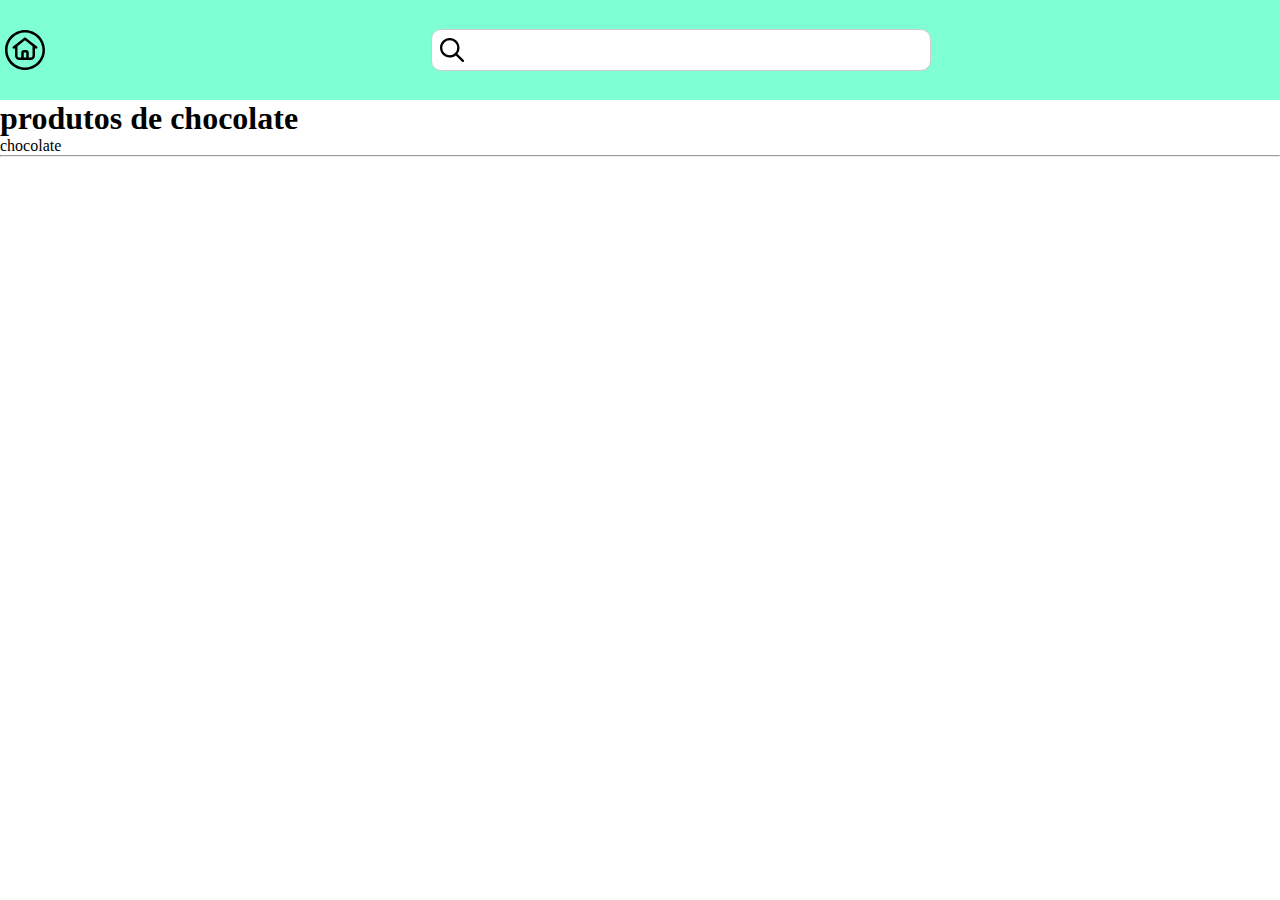
<file: index.html>
<!DOCTYPE html>
<html lang="pt-br">

<head>
    <meta charset="UTF-8">
    <meta name="viewport" content="width=device-width, initial-scale=1.0">
    <title>Jacquin-bolos</title>

    <link rel="preconnect" href="https://fonts.googleapis.com">
<link rel="preconnect" href="https://fonts.gstatic.com" crossorigin>
<link href="https://fonts.googleapis.com/css2?family=Bellota:ital,wght@0,300;0,400;0,700;1,300;1,400;1,700&family=Julius+Sans+One&display=swap" rel="stylesheet">
   
<link rel="stylesheet" href="style.css">

</head>

<body>
    <header>
        <div class="conteiner_cabecalho">
            <svg class="icone_home" xmlns="http://www.w3.org/2000/svg"
                viewBox="0 0 640 640"><!--! Font Awesome Pro 7.0.1 by @fontawesome - https://fontawesome.com License - https://fontawesome.com/license (Commercial License) Copyright 2025 Fonticons, Inc. -->
                <path fill="currentColor"
                    d="M320 96C443.7 96 544 196.3 544 320C544 443.7 443.7 544 320 544C196.3 544 96 443.7 96 320C96 196.3 196.3 96 320 96zM320 576C461.4 576 576 461.4 576 320C576 178.6 461.4 64 320 64C178.6 64 64 178.6 64 320C64 461.4 178.6 576 320 576zM304 416L304 352L336 352L336 416L304 416zM272 416L248 416C234.7 416 224 405.3 224 392L224 270.9L320 196.2L416 270.9L416 392C416 405.3 405.3 416 392 416L368 416L368 352C368 334.3 353.7 320 336 320L304 320C286.3 320 272 334.3 272 352L272 416zM192 295.8L192 392C192 422.9 217.1 448 248 448L392 448C422.9 448 448 422.9 448 392L448 295.8L454.2 300.6C461.2 306 471.2 304.8 476.7 297.8C482.2 290.8 480.9 280.8 473.9 275.3L329.9 163.3C324.1 158.8 316 158.8 310.3 163.3L166.3 275.3C159.3 280.7 158.1 290.8 163.5 297.8C168.9 304.8 179 306 186 300.6L192.2 295.8z" />
            </svg>
            <div class="box_busca">
                <svg class="icone_lupa" xmlns="http://www.w3.org/2000/svg"
                    viewBox="0 0 512 512"><!--! Font Awesome Pro 7.0.1 by @fontawesome - https://fontawesome.com License - https://fontawesome.com/license (Commercial License) Copyright 2025 Fonticons, Inc. -->
                    <path fill="currentColor"
                        d="M368 208a160 160 0 1 0 -320 0 160 160 0 1 0 320 0zM337.1 371.1C301.7 399.2 256.8 416 208 416 93.1 416 0 322.9 0 208S93.1 0 208 0 416 93.1 416 208c0 48.8-16.8 93.7-44.9 129.1L505 471c9.4 9.4 9.4 24.6 0 33.9s-24.6 9.4-33.9 0L337.1 371.1z" />
                </svg>
                <input class="campo_busca" type="text" name="" id="">
            </div>
            <svg class="logo" viewBox="0 0 143 67" fill="none" xmlns="http://www.w3.org/2000/svg">
                <g filter="url(#filter0_d_5_328)">
                    <path
                        d="M30.7556 0.313999C31.8996 0.225999 33.0656 0.181999 34.2536 0.181999C35.4562 0.181999 36.4902 0.475333 37.3556 1.062C38.2356 1.64867 38.6756 2.49933 38.6756 3.614C38.6756 4.45 38.4409 5.22733 37.9716 5.946C37.5169 6.66467 36.9669 7.20733 36.3216 7.574C37.3629 7.89667 38.2356 8.454 38.9396 9.246C39.6436 10.038 39.9956 10.9253 39.9956 11.908C39.9956 13.2867 39.5556 14.3353 38.6756 15.054C37.8102 15.7727 36.6149 16.132 35.0896 16.132C33.5789 16.132 32.1342 16.0733 30.7556 15.956V0.313999ZM35.2216 15.186C36.2922 15.186 37.1722 14.8927 37.8616 14.306C38.5509 13.7047 38.8956 12.942 38.8956 12.018C38.8956 11.094 38.5582 10.2947 37.8836 9.62C37.2236 8.94533 36.3142 8.48333 35.1556 8.234C34.6129 8.11667 33.9822 8.058 33.2636 8.058C32.5596 8.058 32.0756 8.058 31.8116 8.058V15.076C32.4569 15.1493 33.5936 15.186 35.2216 15.186ZM37.6196 3.592C37.6196 2.78533 37.2822 2.162 36.6076 1.722C35.9476 1.282 35.1996 1.062 34.3636 1.062C33.5422 1.062 32.6916 1.09133 31.8116 1.15V7.156C32.0022 7.156 32.3616 7.156 32.8896 7.156C33.4176 7.156 34.1949 7.2 35.2216 7.288C35.8816 6.936 36.4462 6.43 36.9156 5.77C37.3849 5.11 37.6196 4.384 37.6196 3.592ZM50.6415 16.22C48.6028 16.22 46.8942 15.5087 45.5155 14.086C44.1368 12.6633 43.4475 10.9253 43.4475 8.872C43.4475 6.804 44.1368 5.05867 45.5155 3.636C46.8942 2.21333 48.6028 1.502 50.6415 1.502C52.6802 1.502 54.3888 2.21333 55.7675 3.636C57.1462 5.05867 57.8355 6.804 57.8355 8.872C57.8355 10.9253 57.1462 12.6633 55.7675 14.086C54.3888 15.5087 52.6802 16.22 50.6415 16.22ZM50.6415 2.404C48.8815 2.404 47.4148 3.02733 46.2415 4.274C45.0828 5.52067 44.5035 7.05333 44.5035 8.872C44.5035 10.676 45.0828 12.2013 46.2415 13.448C47.4148 14.68 48.8815 15.296 50.6415 15.296C52.4162 15.296 53.8828 14.68 55.0415 13.448C56.2002 12.2013 56.7795 10.676 56.7795 8.872C56.7795 7.05333 56.2002 5.52067 55.0415 4.274C53.8828 3.02733 52.4162 2.404 50.6415 2.404ZM62.2455 16V1.722H63.2575V15.076H69.8135V16H62.2455ZM78.2489 16.22C76.2103 16.22 74.5016 15.5087 73.1229 14.086C71.7443 12.6633 71.0549 10.9253 71.0549 8.872C71.0549 6.804 71.7443 5.05867 73.1229 3.636C74.5016 2.21333 76.2103 1.502 78.2489 1.502C80.2876 1.502 81.9963 2.21333 83.3749 3.636C84.7536 5.05867 85.4429 6.804 85.4429 8.872C85.4429 10.9253 84.7536 12.6633 83.3749 14.086C81.9963 15.5087 80.2876 16.22 78.2489 16.22ZM78.2489 2.404C76.4889 2.404 75.0223 3.02733 73.8489 4.274C72.6903 5.52067 72.1109 7.05333 72.1109 8.872C72.1109 10.676 72.6903 12.2013 73.8489 13.448C75.0223 14.68 76.4889 15.296 78.2489 15.296C80.0236 15.296 81.4903 14.68 82.6489 13.448C83.8076 12.2013 84.3869 10.676 84.3869 8.872C84.3869 7.05333 83.8076 5.52067 82.6489 4.274C81.4903 3.02733 80.0236 2.404 78.2489 2.404ZM92.7349 2.338C91.9429 2.338 91.2976 2.52867 90.7989 2.91C90.3002 3.29133 90.0509 3.82667 90.0509 4.516C90.0509 5.308 90.3809 6.01933 91.0409 6.65C91.5102 7.10467 92.1116 7.58867 92.8449 8.102C93.5929 8.60067 94.1062 8.96 94.3849 9.18C94.6636 9.4 95.0009 9.70067 95.3969 10.082C96.1156 10.8007 96.4749 11.6293 96.4749 12.568C96.4749 13.7853 96.0642 14.7093 95.2429 15.34C94.4362 15.956 93.2996 16.264 91.8329 16.264C90.3809 16.264 89.1636 15.8827 88.1809 15.12L88.7089 14.35C89.7062 15.0247 90.7622 15.362 91.8769 15.362C92.9916 15.362 93.8569 15.1273 94.4729 14.658C95.1036 14.1887 95.4189 13.5287 95.4189 12.678C95.4189 11.9447 95.1036 11.27 94.4729 10.654C94.0329 10.214 93.4389 9.73733 92.6909 9.224C91.9576 8.71067 91.4442 8.344 91.1509 8.124C90.8576 7.88933 90.5129 7.58133 90.1169 7.2C89.3689 6.452 88.9949 5.58667 88.9949 4.604C88.9949 3.62133 89.3396 2.85133 90.0289 2.294C90.7329 1.73667 91.7009 1.458 92.9329 1.458C94.1649 1.458 95.2722 1.7 96.2549 2.184L95.8809 2.998C94.9716 2.558 93.9229 2.338 92.7349 2.338ZM113.034 15.252C114.912 15.252 116.415 14.746 117.544 13.734C118.688 12.722 119.26 11.1967 119.26 9.158C119.26 7.11933 118.615 5.49867 117.324 4.296C116.048 3.09333 114.472 2.492 112.594 2.492C111.26 2.492 110.233 2.52133 109.514 2.58V15.098C110.394 15.2007 111.568 15.252 113.034 15.252ZM112.594 1.59C114.794 1.59 116.628 2.272 118.094 3.636C119.576 4.98533 120.316 6.826 120.316 9.158C120.316 11.49 119.634 13.2427 118.27 14.416C116.921 15.5893 115.176 16.176 113.034 16.176C111.553 16.176 110.028 16.1027 108.458 15.956V1.722C109.632 1.634 111.01 1.59 112.594 1.59ZM131.036 16.22C128.997 16.22 127.289 15.5087 125.91 14.086C124.531 12.6633 123.842 10.9253 123.842 8.872C123.842 6.804 124.531 5.05867 125.91 3.636C127.289 2.21333 128.997 1.502 131.036 1.502C133.075 1.502 134.783 2.21333 136.162 3.636C137.541 5.05867 138.23 6.804 138.23 8.872C138.23 10.9253 137.541 12.6633 136.162 14.086C134.783 15.5087 133.075 16.22 131.036 16.22ZM131.036 2.404C129.276 2.404 127.809 3.02733 126.636 4.274C125.477 5.52067 124.898 7.05333 124.898 8.872C124.898 10.676 125.477 12.2013 126.636 13.448C127.809 14.68 129.276 15.296 131.036 15.296C132.811 15.296 134.277 14.68 135.436 13.448C136.595 12.2013 137.174 10.676 137.174 8.872C137.174 7.05333 136.595 5.52067 135.436 4.274C134.277 3.02733 132.811 2.404 131.036 2.404ZM9.13025 48.44V28.12H10.6663V47.416C10.6663 50.2747 10.0689 52.5573 8.87425 54.264C8.27692 55.1387 7.66892 55.864 7.05025 56.44C6.43158 57.0373 5.67425 57.656 4.77825 58.296L4.10625 57.304C7.45558 54.8507 9.13025 51.896 9.13025 48.44ZM19.739 43.8L16.763 51H15.259L23.963 30.104H24.827L33.595 51H31.963L28.955 43.8H19.739ZM24.315 32.472C23.995 33.432 23.707 34.232 23.451 34.872L20.251 42.552H28.443L25.275 34.904C24.7843 33.7093 24.4643 32.8987 24.315 32.472ZM53.5938 49.976C51.9938 50.872 49.7644 51.32 46.9058 51.32C44.0684 51.32 41.5618 50.296 39.3858 48.248C37.2311 46.2 36.1538 43.6613 36.1538 40.632C36.1538 37.5813 37.0924 35.032 38.9698 32.984C40.8684 30.936 43.3111 29.912 46.2978 29.912C48.7084 29.912 51.0658 30.2853 53.3698 31.032L52.9858 32.248C50.7671 31.5653 48.4738 31.224 46.1058 31.224C43.7378 31.224 41.7431 32.1307 40.1218 33.944C38.5218 35.736 37.7218 37.944 37.7218 40.568C37.7218 43.1707 38.6498 45.3893 40.5058 47.224C42.3831 49.0587 44.5484 49.976 47.0018 49.976C49.4551 49.976 51.4924 49.6347 53.1138 48.952L53.5938 49.976ZM68.024 51.32C65.0587 51.32 62.5733 50.2853 60.568 48.216C58.5627 46.1467 57.56 43.6187 57.56 40.632C57.56 37.624 58.5627 35.0853 60.568 33.016C62.5733 30.9467 65.0587 29.912 68.024 29.912C70.9893 29.912 73.464 30.9467 75.448 33.016C77.4533 35.0853 78.456 37.6133 78.456 40.6C78.456 42.3707 78.0827 44.0133 77.336 45.528C76.5893 47.0427 75.5653 48.2907 74.264 49.272C79.3413 52.28 83.2453 54.0933 85.976 54.712C87.384 55.0533 88.7387 55.224 90.04 55.224C91.3413 55.224 92.7387 55.0747 94.232 54.776C95.7467 54.4773 96.824 54.168 97.464 53.848L97.816 54.68C97.0053 55.064 95.8213 55.4373 94.264 55.8C92.728 56.184 91.2773 56.376 89.912 56.376C88.568 56.376 87.128 56.1947 85.592 55.832C84.056 55.4907 82.456 54.936 80.792 54.168C79.128 53.4 77.8373 52.7707 76.92 52.28C76.024 51.8107 74.7227 51.0747 73.016 50.072C71.48 50.904 69.816 51.32 68.024 51.32ZM67.992 31.224C65.432 31.224 63.3093 32.1307 61.624 33.944C59.9387 35.7573 59.096 37.9867 59.096 40.632C59.096 43.256 59.9387 45.4747 61.624 47.288C63.3093 49.08 65.4427 49.976 68.024 49.976C69.368 49.976 70.584 49.72 71.672 49.208C69.2613 47.5867 67.384 46.776 66.04 46.776C65.272 46.776 64.568 46.9253 63.928 47.224L63.448 46.328C64.1733 45.8587 64.984 45.624 65.88 45.624C66.776 45.624 67.6507 45.784 68.504 46.104C69.3573 46.424 70.072 46.7547 70.648 47.096C71.2453 47.4373 72.0133 47.9173 72.952 48.536C74.1893 47.704 75.16 46.5947 75.864 45.208C76.5893 43.8 76.952 42.264 76.952 40.6C76.952 37.976 76.0987 35.7573 74.392 33.944C72.7067 32.1307 70.5733 31.224 67.992 31.224ZM99.6553 48.856C98.2473 50.4987 96.1033 51.32 93.2233 51.32C90.3433 51.32 88.1993 50.4987 86.7913 48.856C85.3833 47.2133 84.6793 44.9413 84.6793 42.04V30.232H86.1513V42.04C86.1513 47.352 88.5086 50.008 93.2233 50.008C97.9379 50.008 100.295 47.352 100.295 42.04V30.232H101.767V42.04C101.767 44.9413 101.063 47.2133 99.6553 48.856ZM109.246 51V30.232H110.718V51H109.246ZM118.403 51V30.104H119.107L132.739 45.784C133.229 46.3387 133.677 46.8933 134.083 47.448C134.509 47.9813 134.733 48.2587 134.755 48.28C134.712 47.768 134.691 46.7653 134.691 45.272V30.232H136.163V51.128H135.459L121.571 35.192L119.811 33.048C119.853 33.4747 119.875 34.4773 119.875 36.056V51H118.403Z"
                        fill="black" />
                </g>
                <defs>
                    <filter id="filter0_d_5_328" x="0.106201" y="0.181999" width="142.124" height="66.114"
                        filterUnits="userSpaceOnUse" color-interpolation-filters="sRGB">
                        <feFlood flood-opacity="0" result="BackgroundImageFix" />
                        <feColorMatrix in="SourceAlpha" type="matrix" values="0 0 0 0 0 0 0 0 0 0 0 0 0 0 0 0 0 0 127 0"
                            result="hardAlpha" />
                        <feOffset dy="4" />
                        <feGaussianBlur stdDeviation="2" />
                        <feComposite in2="hardAlpha" operator="out" />
                        <feColorMatrix type="matrix" values="0 0 0 0 0 0 0 0 0 0 0 0 0 0 0 0 0 0 0.25 0" />
                        <feBlend mode="normal" in2="BackgroundImageFix" result="effect1_dropShadow_5_328" />
                        <feBlend mode="normal" in="SourceGraphic" in2="effect1_dropShadow_5_328" result="shape" />
                    </filter>
                </defs>
            </svg>

        </div>
    </header>
    <main>
       <section class="banner"></section>
       <section class="container">
        <h1 class="acessivel">produtos de chocolate</h1>
        <div class="titulo">
    <span>chocolate</span>
    <hr>
        </div>
       </section>
    </main>

</body>

</html>
</file>
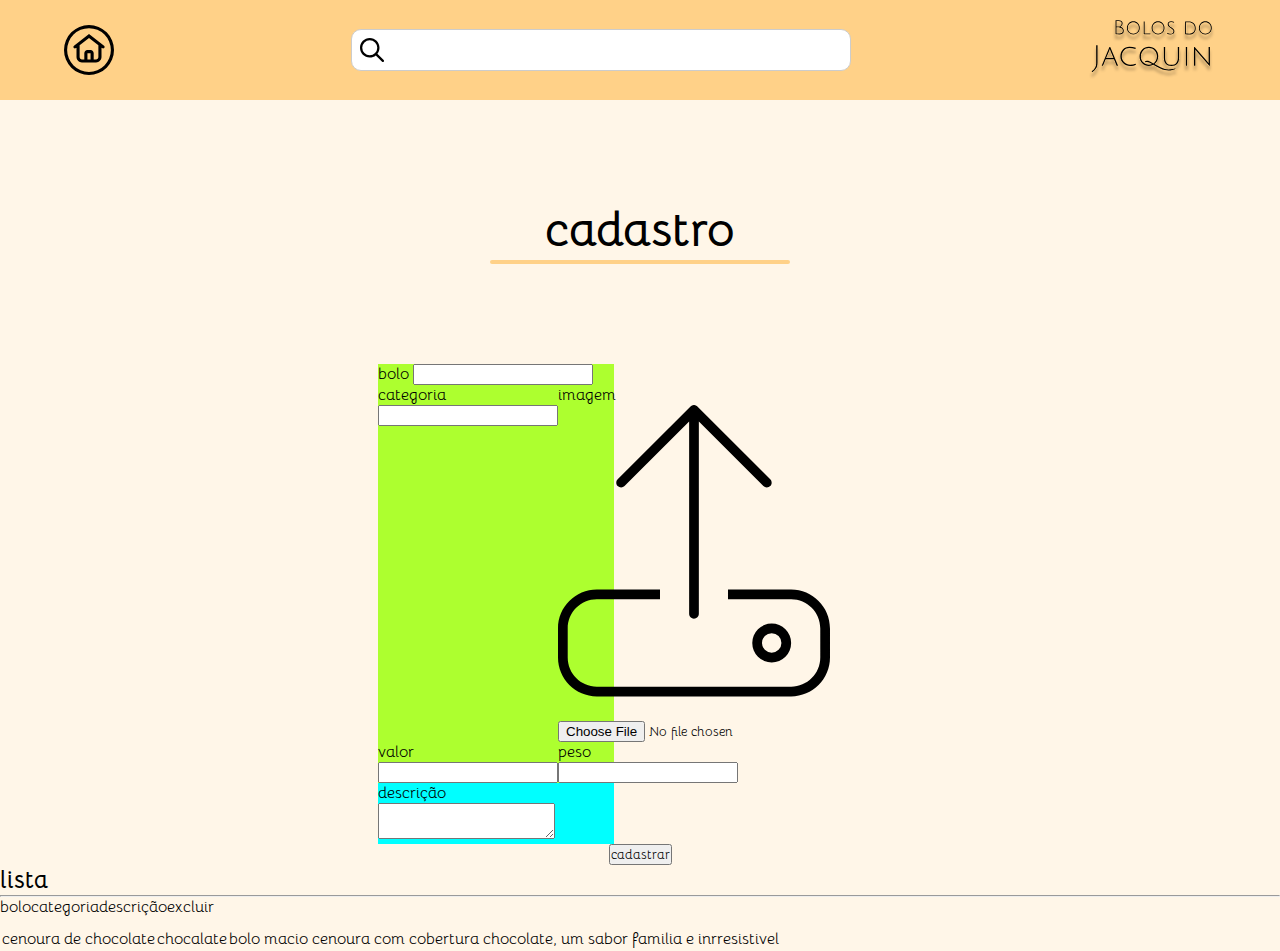
<file: cadastro/index.html>
<!DOCTYPE html>
<html lang="pt-br">

<head>
    <meta charset="UTF-8">
    <meta name="viewport" content="width=device-width, initial-scale=1.0">
    <title>B] - cadastro</title>

    <link rel="stylesheet" href="style.css">
    <link rel="preconnect" href="https://fonts.googleapis.com">
    <link rel="preconnect" href="https://fonts.gstatic.com" crossorigin>
    <link
        href="https://fonts.googleapis.com/css2?family=Bellota:ital,wght@0,300;0,400;0,700;1,300;1,400;1,700&family=Julius+Sans+One&display=swap"
        rel="stylesheet">
</head>

<body>
    <header>
        <div class="container_cabecalho">
            <svg class="icone_home" xmlns="http://www.w3.org/2000/svg"
                viewBox="0 0 512 512"><!--! Font Awesome Pro 7.0.1 by @fontawesome - https://fontawesome.com License - https://fontawesome.com/license (Commercial License) Copyright 2025 Fonticons, Inc. -->
                <path fill="currentColor"
                    d="M256 32a224 224 0 1 1 0 448 224 224 0 1 1 0-448zm0 480a256 256 0 1 0 0-512 256 256 0 1 0 0 512zM240 352l0-64 32 0 0 64-32 0zm-32 0l-24 0c-13.3 0-24-10.7-24-24l0-121.1 96-74.7 96 74.7 0 121.1c0 13.3-10.7 24-24 24l-24 0 0-64c0-17.7-14.3-32-32-32l-32 0c-17.7 0-32 14.3-32 32l0 64zM128 231.8l0 96.2c0 30.9 25.1 56 56 56l144 0c30.9 0 56-25.1 56-56l0-96.2 6.2 4.8c7 5.4 17 4.2 22.5-2.8s4.2-17-2.8-22.5l-144-112c-5.8-4.5-13.9-4.5-19.6 0l-144 112c-7 5.4-8.2 15.5-2.8 22.5s15.5 8.2 22.5 2.8l6.2-4.8z" />
            </svg>
            <div class="box_busca">
                <svg class="icone_lupa" xmlns="http://www.w3.org/2000/svg"
                    viewBox="0 0 512 512"><!--! Font Awesome Pro 7.0.1 by @fontawesome - https://fontawesome.com License - https://fontawesome.com/license (Commercial License) Copyright 2025 Fonticons, Inc. -->
                    <path fill="currentColor"
                        d="M368 208a160 160 0 1 0 -320 0 160 160 0 1 0 320 0zM337.1 371.1C301.7 399.2 256.8 416 208 416 93.1 416 0 322.9 0 208S93.1 0 208 0 416 93.1 416 208c0 48.8-16.8 93.7-44.9 129.1L505 471c9.4 9.4 9.4 24.6 0 33.9s-24.6 9.4-33.9 0L337.1 371.1z" />
                </svg>
                <input class="campo_busca" type="text" name="" id="">
            </div>
            <svg class="logo" viewBox="0 0 143 67" fill="none" xmlns="http://www.w3.org/2000/svg">
                <g filter="url(#filter0_d_5_328)">
                    <path
                        d="M30.7556 0.313999C31.8996 0.225999 33.0656 0.181999 34.2536 0.181999C35.4562 0.181999 36.4902 0.475333 37.3556 1.062C38.2356 1.64867 38.6756 2.49933 38.6756 3.614C38.6756 4.45 38.4409 5.22733 37.9716 5.946C37.5169 6.66467 36.9669 7.20733 36.3216 7.574C37.3629 7.89667 38.2356 8.454 38.9396 9.246C39.6436 10.038 39.9956 10.9253 39.9956 11.908C39.9956 13.2867 39.5556 14.3353 38.6756 15.054C37.8102 15.7727 36.6149 16.132 35.0896 16.132C33.5789 16.132 32.1342 16.0733 30.7556 15.956V0.313999ZM35.2216 15.186C36.2922 15.186 37.1722 14.8927 37.8616 14.306C38.5509 13.7047 38.8956 12.942 38.8956 12.018C38.8956 11.094 38.5582 10.2947 37.8836 9.62C37.2236 8.94533 36.3142 8.48333 35.1556 8.234C34.6129 8.11667 33.9822 8.058 33.2636 8.058C32.5596 8.058 32.0756 8.058 31.8116 8.058V15.076C32.4569 15.1493 33.5936 15.186 35.2216 15.186ZM37.6196 3.592C37.6196 2.78533 37.2822 2.162 36.6076 1.722C35.9476 1.282 35.1996 1.062 34.3636 1.062C33.5422 1.062 32.6916 1.09133 31.8116 1.15V7.156C32.0022 7.156 32.3616 7.156 32.8896 7.156C33.4176 7.156 34.1949 7.2 35.2216 7.288C35.8816 6.936 36.4462 6.43 36.9156 5.77C37.3849 5.11 37.6196 4.384 37.6196 3.592ZM50.6415 16.22C48.6028 16.22 46.8942 15.5087 45.5155 14.086C44.1368 12.6633 43.4475 10.9253 43.4475 8.872C43.4475 6.804 44.1368 5.05867 45.5155 3.636C46.8942 2.21333 48.6028 1.502 50.6415 1.502C52.6802 1.502 54.3888 2.21333 55.7675 3.636C57.1462 5.05867 57.8355 6.804 57.8355 8.872C57.8355 10.9253 57.1462 12.6633 55.7675 14.086C54.3888 15.5087 52.6802 16.22 50.6415 16.22ZM50.6415 2.404C48.8815 2.404 47.4148 3.02733 46.2415 4.274C45.0828 5.52067 44.5035 7.05333 44.5035 8.872C44.5035 10.676 45.0828 12.2013 46.2415 13.448C47.4148 14.68 48.8815 15.296 50.6415 15.296C52.4162 15.296 53.8828 14.68 55.0415 13.448C56.2002 12.2013 56.7795 10.676 56.7795 8.872C56.7795 7.05333 56.2002 5.52067 55.0415 4.274C53.8828 3.02733 52.4162 2.404 50.6415 2.404ZM62.2455 16V1.722H63.2575V15.076H69.8135V16H62.2455ZM78.2489 16.22C76.2103 16.22 74.5016 15.5087 73.1229 14.086C71.7443 12.6633 71.0549 10.9253 71.0549 8.872C71.0549 6.804 71.7443 5.05867 73.1229 3.636C74.5016 2.21333 76.2103 1.502 78.2489 1.502C80.2876 1.502 81.9963 2.21333 83.3749 3.636C84.7536 5.05867 85.4429 6.804 85.4429 8.872C85.4429 10.9253 84.7536 12.6633 83.3749 14.086C81.9963 15.5087 80.2876 16.22 78.2489 16.22ZM78.2489 2.404C76.4889 2.404 75.0223 3.02733 73.8489 4.274C72.6903 5.52067 72.1109 7.05333 72.1109 8.872C72.1109 10.676 72.6903 12.2013 73.8489 13.448C75.0223 14.68 76.4889 15.296 78.2489 15.296C80.0236 15.296 81.4903 14.68 82.6489 13.448C83.8076 12.2013 84.3869 10.676 84.3869 8.872C84.3869 7.05333 83.8076 5.52067 82.6489 4.274C81.4903 3.02733 80.0236 2.404 78.2489 2.404ZM92.7349 2.338C91.9429 2.338 91.2976 2.52867 90.7989 2.91C90.3002 3.29133 90.0509 3.82667 90.0509 4.516C90.0509 5.308 90.3809 6.01933 91.0409 6.65C91.5102 7.10467 92.1116 7.58867 92.8449 8.102C93.5929 8.60067 94.1062 8.96 94.3849 9.18C94.6636 9.4 95.0009 9.70067 95.3969 10.082C96.1156 10.8007 96.4749 11.6293 96.4749 12.568C96.4749 13.7853 96.0642 14.7093 95.2429 15.34C94.4362 15.956 93.2996 16.264 91.8329 16.264C90.3809 16.264 89.1636 15.8827 88.1809 15.12L88.7089 14.35C89.7062 15.0247 90.7622 15.362 91.8769 15.362C92.9916 15.362 93.8569 15.1273 94.4729 14.658C95.1036 14.1887 95.4189 13.5287 95.4189 12.678C95.4189 11.9447 95.1036 11.27 94.4729 10.654C94.0329 10.214 93.4389 9.73733 92.6909 9.224C91.9576 8.71067 91.4442 8.344 91.1509 8.124C90.8576 7.88933 90.5129 7.58133 90.1169 7.2C89.3689 6.452 88.9949 5.58667 88.9949 4.604C88.9949 3.62133 89.3396 2.85133 90.0289 2.294C90.7329 1.73667 91.7009 1.458 92.9329 1.458C94.1649 1.458 95.2722 1.7 96.2549 2.184L95.8809 2.998C94.9716 2.558 93.9229 2.338 92.7349 2.338ZM113.034 15.252C114.912 15.252 116.415 14.746 117.544 13.734C118.688 12.722 119.26 11.1967 119.26 9.158C119.26 7.11933 118.615 5.49867 117.324 4.296C116.048 3.09333 114.472 2.492 112.594 2.492C111.26 2.492 110.233 2.52133 109.514 2.58V15.098C110.394 15.2007 111.568 15.252 113.034 15.252ZM112.594 1.59C114.794 1.59 116.628 2.272 118.094 3.636C119.576 4.98533 120.316 6.826 120.316 9.158C120.316 11.49 119.634 13.2427 118.27 14.416C116.921 15.5893 115.176 16.176 113.034 16.176C111.553 16.176 110.028 16.1027 108.458 15.956V1.722C109.632 1.634 111.01 1.59 112.594 1.59ZM131.036 16.22C128.997 16.22 127.289 15.5087 125.91 14.086C124.531 12.6633 123.842 10.9253 123.842 8.872C123.842 6.804 124.531 5.05867 125.91 3.636C127.289 2.21333 128.997 1.502 131.036 1.502C133.075 1.502 134.783 2.21333 136.162 3.636C137.541 5.05867 138.23 6.804 138.23 8.872C138.23 10.9253 137.541 12.6633 136.162 14.086C134.783 15.5087 133.075 16.22 131.036 16.22ZM131.036 2.404C129.276 2.404 127.809 3.02733 126.636 4.274C125.477 5.52067 124.898 7.05333 124.898 8.872C124.898 10.676 125.477 12.2013 126.636 13.448C127.809 14.68 129.276 15.296 131.036 15.296C132.811 15.296 134.277 14.68 135.436 13.448C136.595 12.2013 137.174 10.676 137.174 8.872C137.174 7.05333 136.595 5.52067 135.436 4.274C134.277 3.02733 132.811 2.404 131.036 2.404ZM9.13025 48.44V28.12H10.6663V47.416C10.6663 50.2747 10.0689 52.5573 8.87425 54.264C8.27692 55.1387 7.66892 55.864 7.05025 56.44C6.43158 57.0373 5.67425 57.656 4.77825 58.296L4.10625 57.304C7.45558 54.8507 9.13025 51.896 9.13025 48.44ZM19.739 43.8L16.763 51H15.259L23.963 30.104H24.827L33.595 51H31.963L28.955 43.8H19.739ZM24.315 32.472C23.995 33.432 23.707 34.232 23.451 34.872L20.251 42.552H28.443L25.275 34.904C24.7843 33.7093 24.4643 32.8987 24.315 32.472ZM53.5938 49.976C51.9938 50.872 49.7644 51.32 46.9058 51.32C44.0684 51.32 41.5618 50.296 39.3858 48.248C37.2311 46.2 36.1538 43.6613 36.1538 40.632C36.1538 37.5813 37.0924 35.032 38.9698 32.984C40.8684 30.936 43.3111 29.912 46.2978 29.912C48.7084 29.912 51.0658 30.2853 53.3698 31.032L52.9858 32.248C50.7671 31.5653 48.4738 31.224 46.1058 31.224C43.7378 31.224 41.7431 32.1307 40.1218 33.944C38.5218 35.736 37.7218 37.944 37.7218 40.568C37.7218 43.1707 38.6498 45.3893 40.5058 47.224C42.3831 49.0587 44.5484 49.976 47.0018 49.976C49.4551 49.976 51.4924 49.6347 53.1138 48.952L53.5938 49.976ZM68.024 51.32C65.0587 51.32 62.5733 50.2853 60.568 48.216C58.5627 46.1467 57.56 43.6187 57.56 40.632C57.56 37.624 58.5627 35.0853 60.568 33.016C62.5733 30.9467 65.0587 29.912 68.024 29.912C70.9893 29.912 73.464 30.9467 75.448 33.016C77.4533 35.0853 78.456 37.6133 78.456 40.6C78.456 42.3707 78.0827 44.0133 77.336 45.528C76.5893 47.0427 75.5653 48.2907 74.264 49.272C79.3413 52.28 83.2453 54.0933 85.976 54.712C87.384 55.0533 88.7387 55.224 90.04 55.224C91.3413 55.224 92.7387 55.0747 94.232 54.776C95.7467 54.4773 96.824 54.168 97.464 53.848L97.816 54.68C97.0053 55.064 95.8213 55.4373 94.264 55.8C92.728 56.184 91.2773 56.376 89.912 56.376C88.568 56.376 87.128 56.1947 85.592 55.832C84.056 55.4907 82.456 54.936 80.792 54.168C79.128 53.4 77.8373 52.7707 76.92 52.28C76.024 51.8107 74.7227 51.0747 73.016 50.072C71.48 50.904 69.816 51.32 68.024 51.32ZM67.992 31.224C65.432 31.224 63.3093 32.1307 61.624 33.944C59.9387 35.7573 59.096 37.9867 59.096 40.632C59.096 43.256 59.9387 45.4747 61.624 47.288C63.3093 49.08 65.4427 49.976 68.024 49.976C69.368 49.976 70.584 49.72 71.672 49.208C69.2613 47.5867 67.384 46.776 66.04 46.776C65.272 46.776 64.568 46.9253 63.928 47.224L63.448 46.328C64.1733 45.8587 64.984 45.624 65.88 45.624C66.776 45.624 67.6507 45.784 68.504 46.104C69.3573 46.424 70.072 46.7547 70.648 47.096C71.2453 47.4373 72.0133 47.9173 72.952 48.536C74.1893 47.704 75.16 46.5947 75.864 45.208C76.5893 43.8 76.952 42.264 76.952 40.6C76.952 37.976 76.0987 35.7573 74.392 33.944C72.7067 32.1307 70.5733 31.224 67.992 31.224ZM99.6553 48.856C98.2473 50.4987 96.1033 51.32 93.2233 51.32C90.3433 51.32 88.1993 50.4987 86.7913 48.856C85.3833 47.2133 84.6793 44.9413 84.6793 42.04V30.232H86.1513V42.04C86.1513 47.352 88.5086 50.008 93.2233 50.008C97.9379 50.008 100.295 47.352 100.295 42.04V30.232H101.767V42.04C101.767 44.9413 101.063 47.2133 99.6553 48.856ZM109.246 51V30.232H110.718V51H109.246ZM118.403 51V30.104H119.107L132.739 45.784C133.229 46.3387 133.677 46.8933 134.083 47.448C134.509 47.9813 134.733 48.2587 134.755 48.28C134.712 47.768 134.691 46.7653 134.691 45.272V30.232H136.163V51.128H135.459L121.571 35.192L119.811 33.048C119.853 33.4747 119.875 34.4773 119.875 36.056V51H118.403Z"
                        fill="black" />
                </g>
                <defs>
                    <filter id="filter0_d_5_328" x="0.106201" y="0.181999" width="142.124" height="66.114"
                        filterUnits="userSpaceOnUse" color-interpolation-filters="sRGB">
                        <feFlood flood-opacity="0" result="BackgroundImageFix" />
                        <feColorMatrix in="SourceAlpha" type="matrix" values="0 0 0 0 0 0 0 0 0 0 0 0 0 0 0 0 0 0 127 0"
                            result="hardAlpha" />
                        <feOffset dy="4" />
                        <feGaussianBlur stdDeviation="2" />
                        <feComposite in2="hardAlpha" operator="out" />
                        <feColorMatrix type="matrix" values="0 0 0 0 0 0 0 0 0 0 0 0 0 0 0 0 0 0 0.25 0" />
                        <feBlend mode="normal" in2="BackgroundImageFix" result="effect1_dropShadow_5_328" />
                        <feBlend mode="normal" in="SourceGraphic" in2="effect1_dropShadow_5_328" result="shape" />
                    </filter>
                </defs>
            </svg>
        </div>
    </header>
    <main>
        <h1 class="acessivel">tela de cadastro e listagem de produtos</h1>

        <section class="container_cadastro">
            <h2>cadastro</h2>
            <hr>

            <div class="box_cadastro">
                <div class="cadastro_coluna1">
                    <div class="bolos">
                        <label for="bolo">bolo</label>
                        <input type="text" name="" id="bolo">
                    </div>
                    <div class="categoria_img">
                        <div class="categoria">
                            <label for="categoria">categoria</label>
                            <input type="text" name="" id="categoria">
                        </div>
                        <div class="img">
                            <label for="img">
                                <span>imagem</span>
                                <div>
                                    <svg xmlns="http://www.w3.org/2000/svg"
                                        viewBox="0 0 448 512"><!--! Font Awesome Pro 7.0.1 by @fontawesome - https://fontawesome.com License - https://fontawesome.com/license (Commercial License) Copyright 2025 Fonticons, Inc. -->
                                        <path fill="currentColor"
                                            d="M232 344l0-316.7 106.3 106.3c3.1 3.1 8.2 3.1 11.3 0s3.1-8.2 0-11.3l-120-120c-3.1-3.1-8.2-3.1-11.3 0l-120 120c-3.1 3.1-3.1 8.2 0 11.3s8.2 3.1 11.3 0L216 27.3 216 344c0 4.4 3.6 8 8 8s8-3.6 8-8zm48-24l104 0c26.5 0 48 21.5 48 48l0 48c0 26.5-21.5 48-48 48L64 464c-26.5 0-48-21.5-48-48l0-48c0-26.5 21.5-48 48-48l104 0 0-16-104 0c-35.3 0-64 28.7-64 64l0 48c0 35.3 28.7 64 64 64l320 0c35.3 0 64-28.7 64-64l0-48c0-35.3-28.7-64-64-64l-104 0 0 16zm88 72a16 16 0 1 1 -32 0 16 16 0 1 1 32 0zm-16-32a32 32 0 1 0 0 64 32 32 0 1 0 0-64z" />
                                    </svg>
                                </div>
                            </label>
                            <input type="file" name="" id="img">
                        </div>
                    </div>

                    <div class="valor_peso">
                        <div class="valor">
                            <label for="val">valor</label>
                            <input type="text" name="" id="val">
                        </div>
                        <div class="peso">
                            <label for="peso">peso</label>
                            <input type="text" name="" id="peso">
                        </div>

                    </div>

                </div>

                <div class="cadastro_coluna2">
                    <label for="desc">descrição</label>
                    <textarea name="" id="desc"></textarea>
                </div>
            </div>
            <input type="button" value="cadastrar">
        </section>


        <section class="container_lista">
            <h2>lista</h2>
            <hr>

            <table>
                <thead>
                    <tr>
                    <tr>bolo</tr>
                    <tr>categoria</tr>
                    <tr>descrição</tr>
                    <tr>excluir</tr>
                    </tr>
                </thead>
                <tbody>
                    <tr>
                        <td>cenoura de chocolate</td>
                        <td>chocalate</td>
                        <td>bolo macio cenoura com cobertura chocolate, um sabor familia e inrresistivel</td>
                        <td>
                            <svg xm\klns="http://www.w3.org/2000/svg" viewBox="0 0 448 512"><!--! Font Awesome Pro 7.0.1 by @fontawesome - https://fontawesome.com License - https://fontawesome.com/license (Commercial License) Copyright 2025 Fonticons, Inc. --><path fill="currentColor" d="M151.4 15.1C155 6 163.9 0 173.7 0L274.3 0c9.8 0 18.6 6 22.3 15.1l19.6 48.9-184.4 0 19.6-48.9zM114.6 64L8 64c-4.4 0-8 3.6-8 8s3.6 8 8 8l432 0c4.4 0 8-3.6 8-8s-3.6-8-8-8L333.4 64 311.5 9.1C305.4-6 290.7-16 274.3-16L173.7-16c-16.4 0-31.1 10-37.1 25.1L114.6 64zM32 128l0 320c0 35.3 28.7 64 64 64l256 0c35.3 0 64-28.7 64-64l0-320-16 0 0 320c0 26.5-21.5 48-48 48L96 496c-26.5 0-48-21.5-48-48l0-320-16 0zm96 72c0-4.4-3.6-8-8-8s-8 3.6-8 8l0 208c0 4.4 3.6 8 8 8s8-3.6 8-8l0-208zm104 0c0-4.4-3.6-8-8-8s-8 3.6-8 8l0 208c0 4.4 3.6 8 8 8s8-3.6 8-8l0-208zm104 0c0-4.4-3.6-8-8-8s-8 3.6-8 8l0 208c0 4.4 3.6 8 8 8s8-3.6 8-8l0-208z"/></svg>
                        </td>
                    </tr>
                </tbody>
            </table>

        </section>


    </main>

</body>

</html>
</file>
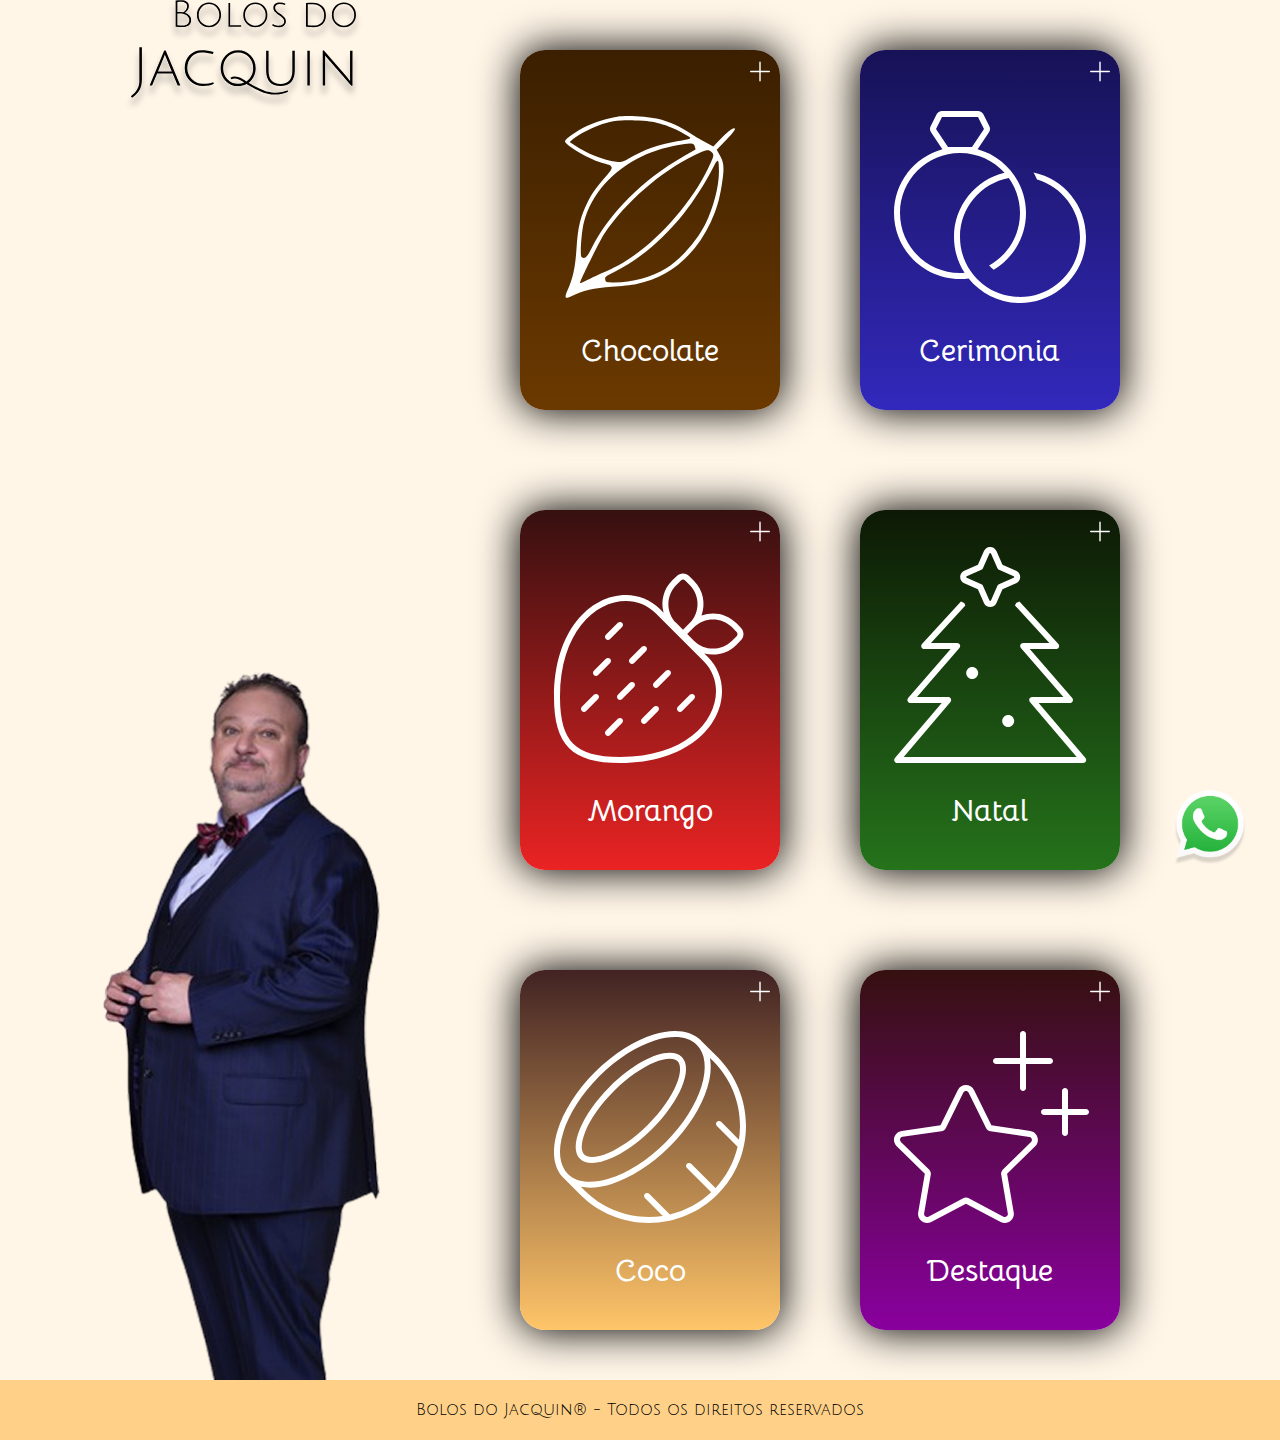
<file: home/index.html>
<!DOCTYPE html>
<html lang="pt-br">

<head>
    <meta charset="UTF-8">
    <meta name="viewport" content="width=device-width, initial-scale=1.0">
    <title>BJ - home</title>

    <link rel="icon" href="../assets/cake-candles.svg">

    <link rel="stylesheet" href="style.css">
    <link rel="preconnect" href="https://fonts.googleapis.com">
    <link rel="preconnect" href="https://fonts.gstatic.com" crossorigin>
    <link
        href="https://fonts.googleapis.com/css2?family=Bellota:ital,wght@0,300;0,400;0,700;1,300;1,400;1,700&family=Julius+Sans+One&display=swap"
        rel="stylesheet">

</head>

<body>
    <main class="main_home">
        <section class="secao_logo">
            <svg viewBox="0 0 143 67" fill="none" xmlns="http://www.w3.org/2000/svg">
                <g filter="url(#filter0_d_5_328)">
                    <path
                        d="M30.7556 0.313999C31.8996 0.225999 33.0656 0.181999 34.2536 0.181999C35.4562 0.181999 36.4902 0.475333 37.3556 1.062C38.2356 1.64867 38.6756 2.49933 38.6756 3.614C38.6756 4.45 38.4409 5.22733 37.9716 5.946C37.5169 6.66467 36.9669 7.20733 36.3216 7.574C37.3629 7.89667 38.2356 8.454 38.9396 9.246C39.6436 10.038 39.9956 10.9253 39.9956 11.908C39.9956 13.2867 39.5556 14.3353 38.6756 15.054C37.8102 15.7727 36.6149 16.132 35.0896 16.132C33.5789 16.132 32.1342 16.0733 30.7556 15.956V0.313999ZM35.2216 15.186C36.2922 15.186 37.1722 14.8927 37.8616 14.306C38.5509 13.7047 38.8956 12.942 38.8956 12.018C38.8956 11.094 38.5582 10.2947 37.8836 9.62C37.2236 8.94533 36.3142 8.48333 35.1556 8.234C34.6129 8.11667 33.9822 8.058 33.2636 8.058C32.5596 8.058 32.0756 8.058 31.8116 8.058V15.076C32.4569 15.1493 33.5936 15.186 35.2216 15.186ZM37.6196 3.592C37.6196 2.78533 37.2822 2.162 36.6076 1.722C35.9476 1.282 35.1996 1.062 34.3636 1.062C33.5422 1.062 32.6916 1.09133 31.8116 1.15V7.156C32.0022 7.156 32.3616 7.156 32.8896 7.156C33.4176 7.156 34.1949 7.2 35.2216 7.288C35.8816 6.936 36.4462 6.43 36.9156 5.77C37.3849 5.11 37.6196 4.384 37.6196 3.592ZM50.6415 16.22C48.6028 16.22 46.8942 15.5087 45.5155 14.086C44.1368 12.6633 43.4475 10.9253 43.4475 8.872C43.4475 6.804 44.1368 5.05867 45.5155 3.636C46.8942 2.21333 48.6028 1.502 50.6415 1.502C52.6802 1.502 54.3888 2.21333 55.7675 3.636C57.1462 5.05867 57.8355 6.804 57.8355 8.872C57.8355 10.9253 57.1462 12.6633 55.7675 14.086C54.3888 15.5087 52.6802 16.22 50.6415 16.22ZM50.6415 2.404C48.8815 2.404 47.4148 3.02733 46.2415 4.274C45.0828 5.52067 44.5035 7.05333 44.5035 8.872C44.5035 10.676 45.0828 12.2013 46.2415 13.448C47.4148 14.68 48.8815 15.296 50.6415 15.296C52.4162 15.296 53.8828 14.68 55.0415 13.448C56.2002 12.2013 56.7795 10.676 56.7795 8.872C56.7795 7.05333 56.2002 5.52067 55.0415 4.274C53.8828 3.02733 52.4162 2.404 50.6415 2.404ZM62.2455 16V1.722H63.2575V15.076H69.8135V16H62.2455ZM78.2489 16.22C76.2103 16.22 74.5016 15.5087 73.1229 14.086C71.7443 12.6633 71.0549 10.9253 71.0549 8.872C71.0549 6.804 71.7443 5.05867 73.1229 3.636C74.5016 2.21333 76.2103 1.502 78.2489 1.502C80.2876 1.502 81.9963 2.21333 83.3749 3.636C84.7536 5.05867 85.4429 6.804 85.4429 8.872C85.4429 10.9253 84.7536 12.6633 83.3749 14.086C81.9963 15.5087 80.2876 16.22 78.2489 16.22ZM78.2489 2.404C76.4889 2.404 75.0223 3.02733 73.8489 4.274C72.6903 5.52067 72.1109 7.05333 72.1109 8.872C72.1109 10.676 72.6903 12.2013 73.8489 13.448C75.0223 14.68 76.4889 15.296 78.2489 15.296C80.0236 15.296 81.4903 14.68 82.6489 13.448C83.8076 12.2013 84.3869 10.676 84.3869 8.872C84.3869 7.05333 83.8076 5.52067 82.6489 4.274C81.4903 3.02733 80.0236 2.404 78.2489 2.404ZM92.7349 2.338C91.9429 2.338 91.2976 2.52867 90.7989 2.91C90.3002 3.29133 90.0509 3.82667 90.0509 4.516C90.0509 5.308 90.3809 6.01933 91.0409 6.65C91.5102 7.10467 92.1116 7.58867 92.8449 8.102C93.5929 8.60067 94.1062 8.96 94.3849 9.18C94.6636 9.4 95.0009 9.70067 95.3969 10.082C96.1156 10.8007 96.4749 11.6293 96.4749 12.568C96.4749 13.7853 96.0642 14.7093 95.2429 15.34C94.4362 15.956 93.2996 16.264 91.8329 16.264C90.3809 16.264 89.1636 15.8827 88.1809 15.12L88.7089 14.35C89.7062 15.0247 90.7622 15.362 91.8769 15.362C92.9916 15.362 93.8569 15.1273 94.4729 14.658C95.1036 14.1887 95.4189 13.5287 95.4189 12.678C95.4189 11.9447 95.1036 11.27 94.4729 10.654C94.0329 10.214 93.4389 9.73733 92.6909 9.224C91.9576 8.71067 91.4442 8.344 91.1509 8.124C90.8576 7.88933 90.5129 7.58133 90.1169 7.2C89.3689 6.452 88.9949 5.58667 88.9949 4.604C88.9949 3.62133 89.3396 2.85133 90.0289 2.294C90.7329 1.73667 91.7009 1.458 92.9329 1.458C94.1649 1.458 95.2722 1.7 96.2549 2.184L95.8809 2.998C94.9716 2.558 93.9229 2.338 92.7349 2.338ZM113.034 15.252C114.912 15.252 116.415 14.746 117.544 13.734C118.688 12.722 119.26 11.1967 119.26 9.158C119.26 7.11933 118.615 5.49867 117.324 4.296C116.048 3.09333 114.472 2.492 112.594 2.492C111.26 2.492 110.233 2.52133 109.514 2.58V15.098C110.394 15.2007 111.568 15.252 113.034 15.252ZM112.594 1.59C114.794 1.59 116.628 2.272 118.094 3.636C119.576 4.98533 120.316 6.826 120.316 9.158C120.316 11.49 119.634 13.2427 118.27 14.416C116.921 15.5893 115.176 16.176 113.034 16.176C111.553 16.176 110.028 16.1027 108.458 15.956V1.722C109.632 1.634 111.01 1.59 112.594 1.59ZM131.036 16.22C128.997 16.22 127.289 15.5087 125.91 14.086C124.531 12.6633 123.842 10.9253 123.842 8.872C123.842 6.804 124.531 5.05867 125.91 3.636C127.289 2.21333 128.997 1.502 131.036 1.502C133.075 1.502 134.783 2.21333 136.162 3.636C137.541 5.05867 138.23 6.804 138.23 8.872C138.23 10.9253 137.541 12.6633 136.162 14.086C134.783 15.5087 133.075 16.22 131.036 16.22ZM131.036 2.404C129.276 2.404 127.809 3.02733 126.636 4.274C125.477 5.52067 124.898 7.05333 124.898 8.872C124.898 10.676 125.477 12.2013 126.636 13.448C127.809 14.68 129.276 15.296 131.036 15.296C132.811 15.296 134.277 14.68 135.436 13.448C136.595 12.2013 137.174 10.676 137.174 8.872C137.174 7.05333 136.595 5.52067 135.436 4.274C134.277 3.02733 132.811 2.404 131.036 2.404ZM9.13025 48.44V28.12H10.6663V47.416C10.6663 50.2747 10.0689 52.5573 8.87425 54.264C8.27692 55.1387 7.66892 55.864 7.05025 56.44C6.43158 57.0373 5.67425 57.656 4.77825 58.296L4.10625 57.304C7.45558 54.8507 9.13025 51.896 9.13025 48.44ZM19.739 43.8L16.763 51H15.259L23.963 30.104H24.827L33.595 51H31.963L28.955 43.8H19.739ZM24.315 32.472C23.995 33.432 23.707 34.232 23.451 34.872L20.251 42.552H28.443L25.275 34.904C24.7843 33.7093 24.4643 32.8987 24.315 32.472ZM53.5938 49.976C51.9938 50.872 49.7644 51.32 46.9058 51.32C44.0684 51.32 41.5618 50.296 39.3858 48.248C37.2311 46.2 36.1538 43.6613 36.1538 40.632C36.1538 37.5813 37.0924 35.032 38.9698 32.984C40.8684 30.936 43.3111 29.912 46.2978 29.912C48.7084 29.912 51.0658 30.2853 53.3698 31.032L52.9858 32.248C50.7671 31.5653 48.4738 31.224 46.1058 31.224C43.7378 31.224 41.7431 32.1307 40.1218 33.944C38.5218 35.736 37.7218 37.944 37.7218 40.568C37.7218 43.1707 38.6498 45.3893 40.5058 47.224C42.3831 49.0587 44.5484 49.976 47.0018 49.976C49.4551 49.976 51.4924 49.6347 53.1138 48.952L53.5938 49.976ZM68.024 51.32C65.0587 51.32 62.5733 50.2853 60.568 48.216C58.5627 46.1467 57.56 43.6187 57.56 40.632C57.56 37.624 58.5627 35.0853 60.568 33.016C62.5733 30.9467 65.0587 29.912 68.024 29.912C70.9893 29.912 73.464 30.9467 75.448 33.016C77.4533 35.0853 78.456 37.6133 78.456 40.6C78.456 42.3707 78.0827 44.0133 77.336 45.528C76.5893 47.0427 75.5653 48.2907 74.264 49.272C79.3413 52.28 83.2453 54.0933 85.976 54.712C87.384 55.0533 88.7387 55.224 90.04 55.224C91.3413 55.224 92.7387 55.0747 94.232 54.776C95.7467 54.4773 96.824 54.168 97.464 53.848L97.816 54.68C97.0053 55.064 95.8213 55.4373 94.264 55.8C92.728 56.184 91.2773 56.376 89.912 56.376C88.568 56.376 87.128 56.1947 85.592 55.832C84.056 55.4907 82.456 54.936 80.792 54.168C79.128 53.4 77.8373 52.7707 76.92 52.28C76.024 51.8107 74.7227 51.0747 73.016 50.072C71.48 50.904 69.816 51.32 68.024 51.32ZM67.992 31.224C65.432 31.224 63.3093 32.1307 61.624 33.944C59.9387 35.7573 59.096 37.9867 59.096 40.632C59.096 43.256 59.9387 45.4747 61.624 47.288C63.3093 49.08 65.4427 49.976 68.024 49.976C69.368 49.976 70.584 49.72 71.672 49.208C69.2613 47.5867 67.384 46.776 66.04 46.776C65.272 46.776 64.568 46.9253 63.928 47.224L63.448 46.328C64.1733 45.8587 64.984 45.624 65.88 45.624C66.776 45.624 67.6507 45.784 68.504 46.104C69.3573 46.424 70.072 46.7547 70.648 47.096C71.2453 47.4373 72.0133 47.9173 72.952 48.536C74.1893 47.704 75.16 46.5947 75.864 45.208C76.5893 43.8 76.952 42.264 76.952 40.6C76.952 37.976 76.0987 35.7573 74.392 33.944C72.7067 32.1307 70.5733 31.224 67.992 31.224ZM99.6553 48.856C98.2473 50.4987 96.1033 51.32 93.2233 51.32C90.3433 51.32 88.1993 50.4987 86.7913 48.856C85.3833 47.2133 84.6793 44.9413 84.6793 42.04V30.232H86.1513V42.04C86.1513 47.352 88.5086 50.008 93.2233 50.008C97.9379 50.008 100.295 47.352 100.295 42.04V30.232H101.767V42.04C101.767 44.9413 101.063 47.2133 99.6553 48.856ZM109.246 51V30.232H110.718V51H109.246ZM118.403 51V30.104H119.107L132.739 45.784C133.229 46.3387 133.677 46.8933 134.083 47.448C134.509 47.9813 134.733 48.2587 134.755 48.28C134.712 47.768 134.691 46.7653 134.691 45.272V30.232H136.163V51.128H135.459L121.571 35.192L119.811 33.048C119.853 33.4747 119.875 34.4773 119.875 36.056V51H118.403Z"
                        fill="black" />
                </g>
                <defs>
                    <filter id="filter0_d_5_328" x="0.106201" y="0.181999" width="142.124" height="66.114"
                        filterUnits="userSpaceOnUse" color-interpolation-filters="sRGB">
                        <feFlood flood-opacity="0" result="BackgroundImageFix" />
                        <feColorMatrix in="SourceAlpha" type="matrix" values="0 0 0 0 0 0 0 0 0 0 0 0 0 0 0 0 0 0 127 0"
                            result="hardAlpha" />
                        <feOffset dy="4" />
                        <feGaussianBlur stdDeviation="2" />
                        <feComposite in2="hardAlpha" operator="out" />
                        <feColorMatrix type="matrix" values="0 0 0 0 0 0 0 0 0 0 0 0 0 0 0 0 0 0 0.25 0" />
                        <feBlend mode="normal" in2="BackgroundImageFix" result="effect1_dropShadow_5_328" />
                        <feBlend mode="normal" in="SourceGraphic" in2="effect1_dropShadow_5_328" result="shape" />
                    </filter>
                </defs>
            </svg>
            <img src="../assets/jacquin-masterchef.png" alt="">
        </section>

        <section class="secao_cards">
            <h1 class="acessivel">Pagina inicial</h1>

            <a class="card card_cacau" href="">
                <svg xmlns="http://www.w3.org/2000/svg"
                    viewBox="0 0 448 512"><!--! Font Awesome Pro 7.0.0 by @fontawesome - https://fontawesome.com License - https://fontawesome.com/license (Commercial License) Copyright 2025 Fonticons, Inc. -->
                    <path fill="currentColor"
                        d="M240 48c0-8.8-7.2-16-16-16s-16 7.2-16 16l0 192-192 0c-8.8 0-16 7.2-16 16s7.2 16 16 16l192 0 0 192c0 8.8 7.2 16 16 16s16-7.2 16-16l0-192 192 0c8.8 0 16-7.2 16-16s-7.2-16-16-16l-192 0 0-192z" />
                </svg>

                <svg class="svg_Principal" viewBox="0 0 160 172" fill="none" xmlns="http://www.w3.org/2000/svg">
                    <path
                        d="M49.282 0.603256C38.8094 2.27888 28.0226 5.63011 19.5398 9.92389C10.9522 14.2177 0.898531 21.2343 0.0607222 23.4336C-1.40544 26.8895 24.043 41.5512 37.0291 44.7977C45.5119 46.8922 45.9308 48.4631 39.6472 55.4798C28.8604 67.7327 25.4045 72.6549 20.9012 81.766C14.5129 94.6474 12.1042 104.701 10.8475 124.39C9.69553 142.402 7.60101 152.456 2.67888 163.348C-0.986539 171.412 -0.14873 172.773 6.44902 169.422C16.0838 164.5 27.8132 161.777 43.8363 160.73C52.3191 160.206 63.0011 159.054 67.3997 158.111C98.0844 151.828 122.067 131.72 137.147 99.8837C142.488 88.4685 145.525 78.3101 147.62 64.4862C150.029 48.9868 149.714 44.1693 145.944 37.4669L142.802 31.8117L151.914 22.3863C158.197 15.7886 160.606 12.6468 159.873 11.9137C158.511 10.5522 153.589 14.3224 145.211 22.9099L139.556 28.6699L131.806 24.5856C127.512 22.2816 121.229 18.6162 117.878 16.3122C109.185 10.3428 97.4561 5.10649 87.1929 2.69778C77.0345 0.289078 58.1837 -0.758179 49.282 0.603256ZM89.8111 7.30574C94.9426 8.7719 101.54 11.2853 104.473 12.7515C112.327 16.7311 118.925 20.7107 118.506 21.1296C118.297 21.339 112.956 22.491 106.567 23.643C87.926 26.9942 73.7879 32.0211 59.9641 40.085C54.2042 43.4363 53.1569 43.7504 48.13 43.1221C36.6102 41.7606 20.1681 35.2676 9.06717 27.6226L4.3545 24.3761L7.91518 21.4438C12.5231 17.5689 23.9383 11.5995 31.5833 8.87663C43.1032 4.79231 50.5387 3.84978 65.9335 4.16396C78.0817 4.47813 82.166 5.00175 89.8111 7.30574ZM122.067 28.4604C122.59 30.0313 122.905 31.3927 122.8 31.4975C122.59 31.6022 117.354 34.6393 110.966 38.3047C73.2643 59.7735 41.4276 91.6103 24.9855 124.39C20.4823 133.396 18.8067 134.862 15.5602 132.768C13.8846 131.72 15.5602 108.366 17.8642 99.7789C25.195 72.969 44.5693 51.2907 73.1596 37.6763C83.318 32.8589 98.9222 28.251 109.709 26.8895C120.601 25.4234 120.915 25.5281 122.067 28.4604ZM137.88 33.8015C140.603 36.2102 140.289 37.6763 134.634 49.3009C118.087 83.4417 84.7842 120.305 54.6231 138.004C50.5387 140.413 42.1606 144.602 36.0865 147.22C30.0124 149.943 22.5768 153.399 19.6445 154.97C16.6075 156.436 14.094 157.483 14.094 157.169C14.094 155.074 33.2589 116.221 36.8196 110.985C57.1365 81.1377 89.9158 52.4427 121.334 37.1527C132.644 31.6022 134.948 31.0786 137.88 33.8015ZM144.897 51.7096C145.106 65.5335 139.661 86.7929 132.12 101.664C124.266 117.373 108.452 135.281 95.2568 143.24C81.2235 151.723 63.4201 156.645 46.5591 156.645C38.7047 156.645 38.3905 156.541 37.8669 153.922C37.448 151.514 38.0763 150.885 45.9308 147.01C69.7036 135.176 92.2197 116.221 111.804 91.715C120.81 80.6141 133.168 61.2397 138.718 49.9293C144.059 39.0378 144.792 39.2472 144.897 51.7096Z"
                        fill="white" />
                </svg>

                <h2>Chocolate</h2>


            </a>

            <a class="card card_alianca" href="">
                <svg xmlns="http://www.w3.org/2000/svg"
                    viewBox="0 0 448 512"><!--! Font Awesome Pro 7.0.0 by @fontawesome - https://fontawesome.com License - https://fontawesome.com/license (Commercial License) Copyright 2025 Fonticons, Inc. -->
                    <path fill="currentColor"
                        d="M240 48c0-8.8-7.2-16-16-16s-16 7.2-16 16l0 192-192 0c-8.8 0-16 7.2-16 16s7.2 16 16 16l192 0 0 192c0 8.8 7.2 16 16 16s16-7.2 16-16l0-192 192 0c8.8 0 16-7.2 16-16s-7.2-16-16-16l-192 0 0-192z" />
                </svg>

                <svg xmlns="http://www.w3.org/2000/svg" viewBox="0 0 640 640"><!--! Font Awesome Pro 7.0.0 by @fontawesome - https://fontawesome.com License - https://fontawesome.com/license (Commercial License) Copyright 2025 Fonticons, Inc. --><path fill="currentColor" d="M302.3 72.8C299.6 67.4 294.1 64 288 64L192 64C185.9 64 180.4 67.4 177.7 72.8L161.7 104.8C159.1 109.9 159.5 116.1 162.7 120.8L193 166.3C118.6 186.9 64 255 64 336C64 433.2 142.8 512 240 512C247.8 512 255.5 511.5 263 510.5C295.3 550.4 344.6 576 400 576C497.2 576 576 497.2 576 400C576 315.2 516 244.4 436.1 227.7C439.5 233.8 442.6 240.1 445.4 246.5C511.6 266.1 560 327.4 560 400C560 488.4 488.4 560 400 560C311.6 560 240 488.4 240 400C240 321.9 296 256.8 370.1 242.8C388.9 269 400 301.2 400 336C400 396.2 366.8 448.6 317.7 475.9C321.5 480 325.6 483.8 329.9 487.3C381.5 456.6 416 400.3 416 336C416 255.1 361.4 186.9 287 166.3L317.3 120.8C320.5 116 320.9 109.9 318.3 104.8L302.3 72.8zM358.8 228.8C281.5 247.3 224 316.9 224 400C224 435.2 234.3 468 252.2 495.5C248.2 495.8 244.1 496 240 496C151.6 496 80 424.4 80 336C80 247.6 151.6 176 240 176C287.2 176 329.5 196.4 358.8 228.8zM272 160L208 160L176 112L192 80L288 80L304 112L272 160z"/>
                </svg>

                <h2>Cerimonia</h2>

            </a>

            <a class="card card_morango" href="">
                <svg xmlns="http://www.w3.org/2000/svg"
                    viewBox="0 0 448 512"><!--! Font Awesome Pro 7.0.0 by @fontawesome - https://fontawesome.com License - https://fontawesome.com/license (Commercial License) Copyright 2025 Fonticons, Inc. -->
                    <path fill="currentColor"
                        d="M240 48c0-8.8-7.2-16-16-16s-16 7.2-16 16l0 192-192 0c-8.8 0-16 7.2-16 16s7.2 16 16 16l192 0 0 192c0 8.8 7.2 16 16 16s16-7.2 16-16l0-192 192 0c8.8 0 16-7.2 16-16s-7.2-16-16-16l-192 0 0-192z" />
                </svg>

               <svg xmlns="http://www.w3.org/2000/svg" viewBox="0 0 640 640"><!--! Font Awesome Pro 7.0.0 by @fontawesome - https://fontawesome.com License - https://fontawesome.com/license (Commercial License) Copyright 2025 Fonticons, Inc. --><path fill="currentColor" d="M391 77.7C400.4 68.3 415.6 68.3 424.9 77.7L437 89.8C462.1 114.9 468.9 151.4 457.3 182.6C488.5 171 525 177.8 550.1 202.9L562.3 215C571.7 224.4 571.7 239.6 562.3 248.9L550.2 261C527.1 284.1 494.2 291.7 464.8 283.7L474.5 293.4C499.5 318.4 512 351.2 512 383.9C512 479.9 416 575.9 240 575.9C112 575.9 64 527.9 64 399.9C64 223.9 160.2 127.9 256.2 127.9C288.9 128 321.5 140.5 346.5 165.4L356.2 175.1C348.2 145.6 355.7 112.8 378.9 89.6L391 77.7zM425.7 101.1L413.7 89C410.6 85.9 405.5 85.9 402.4 89L390.2 101.1C362.1 129.2 362.1 174.8 390.2 202.9L408 220.7L425.8 202.9C453.9 174.8 453.9 129.2 425.8 101.1zM437 249.8C465.1 277.9 510.7 277.9 538.8 249.8L551 237.7C554.1 234.6 554.1 229.5 551 226.4L538.9 214.3C510.8 186.2 465.2 186.2 437.1 214.3L419.3 232.1L437.1 249.9zM256.2 144C172.5 144 80 229 80 400C80 462.7 91.9 501.3 115.3 524.7C138.7 548.1 177.3 560 240 560C411 560 496 467.7 496 384C496 355.3 485.1 326.7 463.2 304.8L335.2 176.8C313.4 155 284.8 144.1 256.2 144zM277.6 362.3C280.7 365.4 280.7 370.5 277.6 373.6L245.6 405.6C242.5 408.7 237.4 408.7 234.3 405.6C231.2 402.5 231.2 397.4 234.3 394.3L266.3 362.3C269.4 359.2 274.5 359.2 277.6 362.3zM373.6 341.6L341.6 373.6C338.5 376.7 333.4 376.7 330.3 373.6C327.2 370.5 327.2 365.4 330.3 362.3L362.3 330.3C365.4 327.2 370.5 327.2 373.6 330.3C376.7 333.4 376.7 338.5 373.6 341.6zM341.6 426.3C344.7 429.4 344.7 434.5 341.6 437.6L309.6 469.6C306.5 472.7 301.4 472.7 298.3 469.6C295.2 466.5 295.2 461.4 298.3 458.3L330.3 426.3C333.4 423.2 338.5 423.2 341.6 426.3zM405.6 437.6C402.5 440.7 397.4 440.7 394.3 437.6C391.2 434.5 391.2 429.4 394.3 426.3L426.3 394.3C429.4 391.2 434.5 391.2 437.6 394.3C440.7 397.4 440.7 402.5 437.6 405.6L405.6 437.6zM213.6 298.3C216.7 301.4 216.7 306.5 213.6 309.6L181.6 341.6C178.5 344.7 173.4 344.7 170.3 341.6C167.2 338.5 167.2 333.4 170.3 330.3L202.3 298.3C205.4 295.2 210.5 295.2 213.6 298.3zM309.6 277.6L277.6 309.6C274.5 312.7 269.4 312.7 266.3 309.6C263.2 306.5 263.2 301.4 266.3 298.3L298.3 266.3C301.4 263.2 306.5 263.2 309.6 266.3C312.7 269.4 312.7 274.5 309.6 277.6zM245.6 202.3C248.7 205.4 248.7 210.5 245.6 213.6L213.6 245.6C210.5 248.7 205.4 248.7 202.3 245.6C199.2 242.5 199.2 237.4 202.3 234.3L234.3 202.3C237.4 199.2 242.5 199.2 245.6 202.3zM181.6 405.6L149.6 437.6C146.5 440.7 141.4 440.7 138.3 437.6C135.2 434.5 135.2 429.4 138.3 426.3L170.3 394.3C173.4 391.2 178.5 391.2 181.6 394.3C184.7 397.4 184.7 402.5 181.6 405.6zM245.6 458.3C248.7 461.4 248.7 466.5 245.6 469.6L213.6 501.6C210.5 504.7 205.4 504.7 202.3 501.6C199.2 498.5 199.2 493.4 202.3 490.3L234.3 458.3C237.4 455.2 242.5 455.2 245.6 458.3z"/>
            </svg>

                <h2>Morango</h2>

            </a>

            <a class="card card_natal" href="">
                <svg xmlns="http://www.w3.org/2000/svg"
                    viewBox="0 0 448 512"><!--! Font Awesome Pro 7.0.0 by @fontawesome - https://fontawesome.com License - https://fontawesome.com/license (Commercial License) Copyright 2025 Fonticons, Inc. -->
                    <path fill="currentColor"
                        d="M240 48c0-8.8-7.2-16-16-16s-16 7.2-16 16l0 192-192 0c-8.8 0-16 7.2-16 16s7.2 16 16 16l192 0 0 192c0 8.8 7.2 16 16 16s16-7.2 16-16l0-192 192 0c8.8 0 16-7.2 16-16s-7.2-16-16-16l-192 0 0-192z" />
                </svg>

                <svg xmlns="http://www.w3.org/2000/svg" viewBox="0 0 640 640"><!--! Font Awesome Pro 7.0.0 by @fontawesome - https://fontawesome.com License - https://fontawesome.com/license (Commercial License) Copyright 2025 Fonticons, Inc. --><path fill="currentColor" d="M502.4 258.6C504.5 260.9 505.1 264.3 503.8 267.2C502.5 270.1 499.6 272 496.5 272L426 272L539.3 402.7C541.3 405.1 541.8 408.4 540.5 411.3C539.2 414.1 536.3 416 533.2 416L449.8 416L574.6 562.8C576.6 565.2 577.1 568.5 575.8 571.3C574.5 574.1 571.7 575.9 568.5 576L72.5 576C69.4 576 66.6 574.2 65.3 571.3C64 568.5 64.4 565.1 66.5 562.8L191.2 416L107.8 416C104.7 416 101.8 414.2 100.5 411.3C99.2 408.5 99.7 405.1 101.7 402.7L215 272L144.5 272C141.3 272 138.5 270.1 137.2 267.2C135.9 264.3 136.5 260.9 138.6 258.6L242.5 145.2L251.3 149.1L254.3 156L162.6 256L232.4 256C235.5 256 238.4 257.9 239.7 260.7C241 263.5 240.5 266.9 238.4 269.3L125.3 400L208.5 400C211.6 400 214.4 401.8 215.7 404.7C217 407.6 216.5 410.9 214.5 413.2L89.8 560L551.2 560L426.4 413.2C424.4 410.8 423.9 407.5 425.2 404.7C426.5 401.9 429.3 400.1 432.5 400L515.7 400L402.4 269.2C400.4 266.8 399.9 263.5 401.2 260.6C402.5 257.8 405.4 255.9 408.5 255.9L478.3 255.9L386.6 155.8L389.6 149L398.5 145.1L502.4 258.5zM368.5 480C359.7 480 352.5 472.8 352.5 464C352.5 455.2 359.7 448 368.5 448C377.3 448 384.5 455.2 384.5 464C384.5 472.8 377.3 480 368.5 480zM272.5 352C263.7 352 256.5 344.8 256.5 336C256.5 327.2 263.7 320 272.5 320C281.3 320 288.5 327.2 288.5 336C288.5 344.8 281.3 352 272.5 352zM320.5 0C327.7 0 334.3 4.3 337.2 10.9L353.2 47.3L389.6 63.4L392 64.7C397.2 68 400.5 73.8 400.5 80.1C400.5 87.3 396.2 93.9 389.6 96.8L353.2 112.8L337.2 149.2C334.3 155.8 327.7 160.1 320.5 160.1C313.3 160.1 306.7 155.8 303.8 149.2L287.7 112.8L251.3 96.8C244.7 93.9 240.4 87.3 240.4 80.1C240.4 72.9 244.8 66.2 251.4 63.3L287.8 47.2L303.9 10.8L305.2 8.4C308.5 3.2 314.3-.1 320.6-.1zM320.5 16C319.6 16 318.8 16.5 318.5 17.3L301.2 56.6C300.6 58 299.6 59.1 298.4 60L297.1 60.7L257.9 78C257.1 78.4 256.6 79.1 256.6 80C256.6 80.9 257.1 81.7 257.9 82L297.1 99.3L298.4 100C299.6 100.8 300.6 102 301.2 103.4L318.5 142.6C318.9 143.4 319.7 143.9 320.5 143.9C321.3 143.9 322.2 143.4 322.5 142.6L339.8 103.4L340.5 102.1C341.3 100.9 342.5 99.9 343.9 99.3L383.2 82C384 81.6 384.5 80.8 384.5 80C384.5 79.2 384 78.3 383.2 78L344 60.7C342.2 59.9 340.7 58.4 339.9 56.6L322.5 17.3C322.1 16.5 321.3 16 320.5 16z"/>
                </svg>

                <h2>Natal</h2>

            </a>

            <a class="card card_coco" href="">
                <svg xmlns="http://www.w3.org/2000/svg"
                    viewBox="0 0 448 512"><!--! Font Awesome Pro 7.0.0 by @fontawesome - https://fontawesome.com License - https://fontawesome.com/license (Commercial License) Copyright 2025 Fonticons, Inc. -->
                    <path fill="currentColor"
                        d="M240 48c0-8.8-7.2-16-16-16s-16 7.2-16 16l0 192-192 0c-8.8 0-16 7.2-16 16s7.2 16 16 16l192 0 0 192c0 8.8 7.2 16 16 16s16-7.2 16-16l0-192 192 0c8.8 0 16-7.2 16-16s-7.2-16-16-16l-192 0 0-192z" />
                </svg>

              <svg xmlns="http://www.w3.org/2000/svg" viewBox="0 0 640 640"><!--! Font Awesome Pro 7.0.0 by @fontawesome - https://fontawesome.com License - https://fontawesome.com/license (Commercial License) Copyright 2025 Fonticons, Inc. --><path fill="currentColor" d="M334.6 88.6C382.6 73.8 422.2 78.2 445 101C467.8 123.8 472.2 163.3 457.4 211.4C442.7 259.1 409.6 312.9 361.3 361.2C313 409.5 259 442.6 211.4 457.3C163.3 472.2 123.8 467.8 101 445C78.2 422.2 73.8 382.6 88.6 334.6C103.3 286.9 136.4 233.1 184.7 184.8C233 136.5 286.9 103.3 334.6 88.6zM456.3 89.6C427.2 60.6 380.1 57.8 329.9 73.3C279.2 88.9 223.2 123.7 173.4 173.4C123.6 223.1 88.9 279.2 73.3 329.9C57.8 380.1 60.6 427.2 89.7 456.3L133.5 500.1C182.1 548.7 248 576 316.8 576C459.9 576 576 459.9 576 316.8C576 248 548.7 182.1 500.1 133.4L456.3 89.7zM479.8 135.7L488.8 144.7C534.4 190.3 560 252.2 560 316.7C560 329.3 559 341.7 557.2 353.8L509.7 306.3C506.6 303.2 501.5 303.2 498.4 306.3C495.3 309.4 495.3 314.5 498.4 317.6L553.6 372.8C543.7 414.8 522.9 452.6 494.4 483C494.2 482.8 494 482.5 493.8 482.3L429.8 418.3C426.7 415.2 421.6 415.2 418.5 418.3C415.4 421.4 415.4 426.5 418.5 429.6L482.5 493.6C482.7 493.8 483 494 483.2 494.2C452.8 522.7 415 543.5 373 553.4L317.8 498.2C314.7 495.1 309.6 495.1 306.5 498.2C303.4 501.3 303.4 506.4 306.5 509.5L354 557C341.9 558.9 329.5 559.8 316.9 559.8C252.4 559.8 190.5 534.2 144.9 488.6L135.9 479.6C159.8 484.2 187.5 481.3 216.2 472.4C266.8 456.8 322.8 422.1 372.6 372.3C422.4 322.5 457 266.7 472.6 216.1C481.5 187.4 484.3 159.7 479.8 135.8zM393.5 144.5C397.4 148.4 400.2 154.9 400.2 165.8C400.1 176.7 397 190.7 390.3 206.9C377 239.3 350.7 277.9 314.4 314.2C278.1 350.5 239.5 376.8 207.1 390.2C190.9 396.9 176.9 400 166 400.1C155.2 400.2 148.6 397.3 144.7 393.4C140.8 389.5 138 383 138 372.1C138.1 361.2 141.2 347.2 147.9 331C161.2 298.6 187.5 260 223.9 223.7C260.3 187.4 298.8 161.1 331.2 147.7C347.4 141 361.4 137.9 372.3 137.8C383.1 137.7 389.7 140.6 393.6 144.5zM404.8 133.2C373.6 102 287.4 137.4 212.5 212.4C137.6 287.4 102.1 373.5 133.3 404.7C164.5 435.9 250.7 400.5 325.6 325.5C400.5 250.5 436 164.4 404.8 133.2z"/>
            </svg>

                <h2>Coco</h2>

            </a>

            <a class="card card_destaques" href="">
                <svg xmlns="http://www.w3.org/2000/svg"
                    viewBox="0 0 448 512"><!--! Font Awesome Pro 7.0.0 by @fontawesome - https://fontawesome.com License - https://fontawesome.com/license (Commercial License) Copyright 2025 Fonticons, Inc. -->
                    <path fill="currentColor"
                        d="M240 48c0-8.8-7.2-16-16-16s-16 7.2-16 16l0 192-192 0c-8.8 0-16 7.2-16 16s7.2 16 16 16l192 0 0 192c0 8.8 7.2 16 16 16s16-7.2 16-16l0-192 192 0c8.8 0 16-7.2 16-16s-7.2-16-16-16l-192 0 0-192z" />
                </svg>

                <svg xmlns="http://www.w3.org/2000/svg" viewBox="0 0 640 640"><!--! Font Awesome Pro 7.0.0 by @fontawesome - https://fontawesome.com License - https://fontawesome.com/license (Commercial License) Copyright 2025 Fonticons, Inc. --><path fill="currentColor" d="M408 64C412.4 64 416 67.6 416 72L416 136L480 136C484.4 136 488 139.6 488 144C488 148.4 484.4 152 480 152L416 152L416 216C416 220.4 412.4 224 408 224C403.6 224 400 220.4 400 216L400 152L336 152C331.6 152 328 148.4 328 144C328 139.6 331.6 136 336 136L400 136L400 72C400 67.6 403.6 64 408 64zM202.4 322.5C200.1 327.2 195.6 330.5 190.4 331.3L86.9 346.3C80.3 347.3 77.7 355.3 82.5 359.9L157.4 433.1C161.2 436.8 162.9 442.1 162 447.2L144.3 550.6C143.2 557.1 150 562.1 155.9 559L248.5 510.2C253.2 507.7 258.7 507.7 263.4 510.2L355.9 559C361.8 562.1 368.6 557.1 367.5 550.6L349.9 447.3C349 442.1 350.7 436.8 354.5 433.2L429.4 360C434.1 355.4 431.5 347.3 425 346.4L321.4 331.2C316.2 330.4 311.7 327.2 309.4 322.4L263.1 228.4C260.2 222.4 251.7 222.4 248.7 228.4L202.4 322.4zM71.2 371.4C57 357.5 64.8 333.3 84.5 330.5L188 315.4L234.3 221.4C243.1 203.5 268.6 203.5 277.4 221.4L323.7 315.4L427.2 330.5C446.9 333.4 454.7 357.5 440.5 371.4L365.6 444.6L383.3 547.9C386.7 567.5 366.1 582.5 348.5 573.2L255.9 524.4L163.3 573.2C145.7 582.5 125.1 567.5 128.5 547.9L146.2 444.6L71.3 371.4zM528 224L528 272L576 272C580.4 272 584 275.6 584 280C584 284.4 580.4 288 576 288L528 288L528 336C528 340.4 524.4 344 520 344C515.6 344 512 340.4 512 336L512 288L464 288C459.6 288 456 284.4 456 280C456 275.6 459.6 272 464 272L512 272L512 224C512 219.6 515.6 216 520 216C524.4 216 528 219.6 528 224z"/>
                </svg>

                <h2>Destaque</h2>

            </a>

             <a class="whatsapp" href="https://wa.me/5511999999999?text=Olá%20,%20gostaria%20de%20mais%20informações." target="_blank">
      <img src="../assets/whatsapp.png" alt="icone do whatsapp">
    </a>
        </section>


    </main>

    <footer>
    <p>Bolos do Jacquin® - Todos os direitos reservados</p>
  </footer>
</body>

</html>
</file>
<file: style.css>
*{
    padding: 0%;
    margin: 0;
    box-sizing: border-box;
}

header{
    background-color: #ffd188; 
    height: 100px;
}

.conteiner_cabecalho{
    display: flex;
    justify-content: space-between;
    width: 1440px;
    background-color: aquamarine;
    margin: 0% auto 0 auto;
    height:100%;
    align-items: center;
}

.icone_home{
    height: 50px;
}
.box_busca{
    position: relative;
}

.icone_lupa{
    height: 24px;
    position: absolute;
    left: 9px;
    top: 9px;
}

.logo{
    height: 60px;
}

.campo_busca{
    width: 500px;
    height: 42px;
    border-radius: 10px;
    border: solid 1px #cccccc;
}
</file>
<file: cadastro/style.css>
* {
    padding: 0;
    margin: 0;
    box-sizing: border-box;
    font-family: "Bellota", system-ui;
}

body {
    background-color: #FFF6E8;
}

header {
    background-color: #FFD188;
    height: 100px;
}

.container_cabecalho {
    display: flex;
    justify-content: space-between;
    width: 90%;
    max-width: 1440px;
    /* background-color: aquamarine; */
    margin: 0 auto;
    height: 100%;
    align-items: center;
}

.icone_home {
    height: 50px;
}

.box_busca {
    position: relative;
    width: 60%;
    max-width: 500px;
    margin: 0 10px;
}

.icone_lupa {
    height: 24px;
    position: absolute;
    left: 9px;
    top: 9px;
    fill: #b0b0b0;
}

.logo {
    height: 60px;
}

.campo_busca {
    width: 100%;
    height: 42px;
    border-radius: 10px;
    border: solid 1px #cccccc;
    padding-left: 2.5rem;
    font-size: 1rem;
}

.acessivel {
    position: absolute;
    width: 1px;
    height: 1px;
    overflow: hidden;
    clip-path: inset(50%);
    white-space: nowrap;
}

.container_cadastro {
    display: flex;
    flex-direction: column;
    align-items: center;
}

.container_cadastro h2 {
    font-size: 48px;
    margin-top: 100px;
}

.container_cadastro hr {
  width: 300px;
  height: 4px;
  border: none;
  border-radius: 2px;
  background-color: #FFD188;
  margin-bottom: 100px;
}
.box_cadsatro{
    display: flex;
    justify-content: space-between;
    width: 90%;
    max-width: 1440px;
}
.cadastro_coluna1{
    background-color: greenyellow;
    width: 45%;
}

.cadastro_coluna2{
background-color: aqua;
 width: 45%;
}

.categoria_img{
    display: flex;
}
 
.valor_peso{
    display: flex;
}
</file>
<file: home/style.css>
* {
    padding: 0;
    margin: 0;
    box-sizing: border-box;
    font-family: "Bellota", system-ui;
}

.acessivel {
    position: absolute;
    width: 1px;
    height: 1px;
    overflow: hidden;
    clip-path: inset(50%);
    white-space: nowrap;
}

body {
    background-color: #FFF6E8;
}

.main_home {
    width: 90%;
    max-width: 1440px;
    /* background-color: aquamarine; */
    margin: 0 auto;
    display: flex;
}

.secao_logo {
    display: flex;
    flex-direction: column;
    /* background-color: aqua; */
    width: 360px;
    justify-content: space-between;
    align-items: center;
}

.secao_logo svg {
    width: 240px;
    margin-top: 100%100%;
}

.secao_logo img {
    width: 300px;
}

.secao_cards {
    display: flex;
    flex-wrap: wrap;
    justify-content: center;
    gap: 10%;
    /* background-color: brown; */
    width: calc(100% - 360px);
}

.card {
    margin: 50px 0;
    width: 260px;
    height: 360px;
    /* display: block; */
    text-decoration: none;
    color: #ffffff;

    display: flex;
    flex-direction: column;
    border-radius: 25px;
    padding: 10px 10px 40px 10px;
    justify-content: space-between;
    align-items: center;
    font-size: 20px;
    box-shadow: 0 0 40px 2px #000000;
}

.card_cacau {
    background: linear-gradient(180deg, rgba(59, 31, 0, 1) 0%, rgba(107, 57, 0, 1) 100%);
}

.card_alianca {
    background: linear-gradient(180deg, rgba(23, 18, 86, 1) 0%, rgba(50, 40, 188, 1) 100%);
}

.card_morango {
    background: linear-gradient(180deg, rgba(54, 16, 16, 1) 0%, rgba(234, 35, 35, 1) 100%);
}

.card_natal {
    background: linear-gradient(180deg, rgba(13, 25, 5, 1) 0%, rgba(37, 115, 27, 1) 100%);
}

.card_coco {
    background: linear-gradient(180deg, rgba(66, 35, 35, 1) 0%, rgba(255, 197, 105, 1) 100%);
}

.card_destaques {
    background: linear-gradient(180deg, rgba(54, 16, 16, 1) 0%, rgba(137, 0, 158, 1) 100%);
}

.card svg:first-child {
    width: 20px;
    align-self: flex-end;
}

.svg_Principal {
    width: 170px;
}

footer {
    width: 100%;
    height: 60px;
    background-color: #FFD188;
    display: flex;
    justify-content: center;
    align-items: center;
}

footer p {
    font-family: "Julius Sans One", sans-serif;
    text-align: center;

}

.whatsapp {
    position: fixed;
    right: 30px;
    bottom: 30px;
    transition: transform 0.5s ease-in-out,
        filter 0.5s ease-in-out;
}

.whatsapp img {
    width: 80px;
    filter: drop-shadow(0 5px 1px #00000025);
}

.whatsapp:hover {
    transform: scale(1.2);
    filter: drop-shadow(0 10px 2px #00000025);
}





/* MEDIA */
@media screen and (max-width: 1050px) {
    .main_home {
        flex-direction: column;
        align-items: center;
        width: 95%;
    }

    .secao_logo {
        position: relative;
        margin-top: 50px;
    }

    .secao_logo svg {
        position: absolute;
        top: 230px;
        background-color: #FFD188;
        padding: 20px 40px 5px;
        border-radius: 25px;
        box-shadow: 0 4px 4px 2px #00000025;
    }

    .secao_logo img {
        width: 150px;
    }

    .secao_cards {
        width: 100%;
    }

}
</file>
